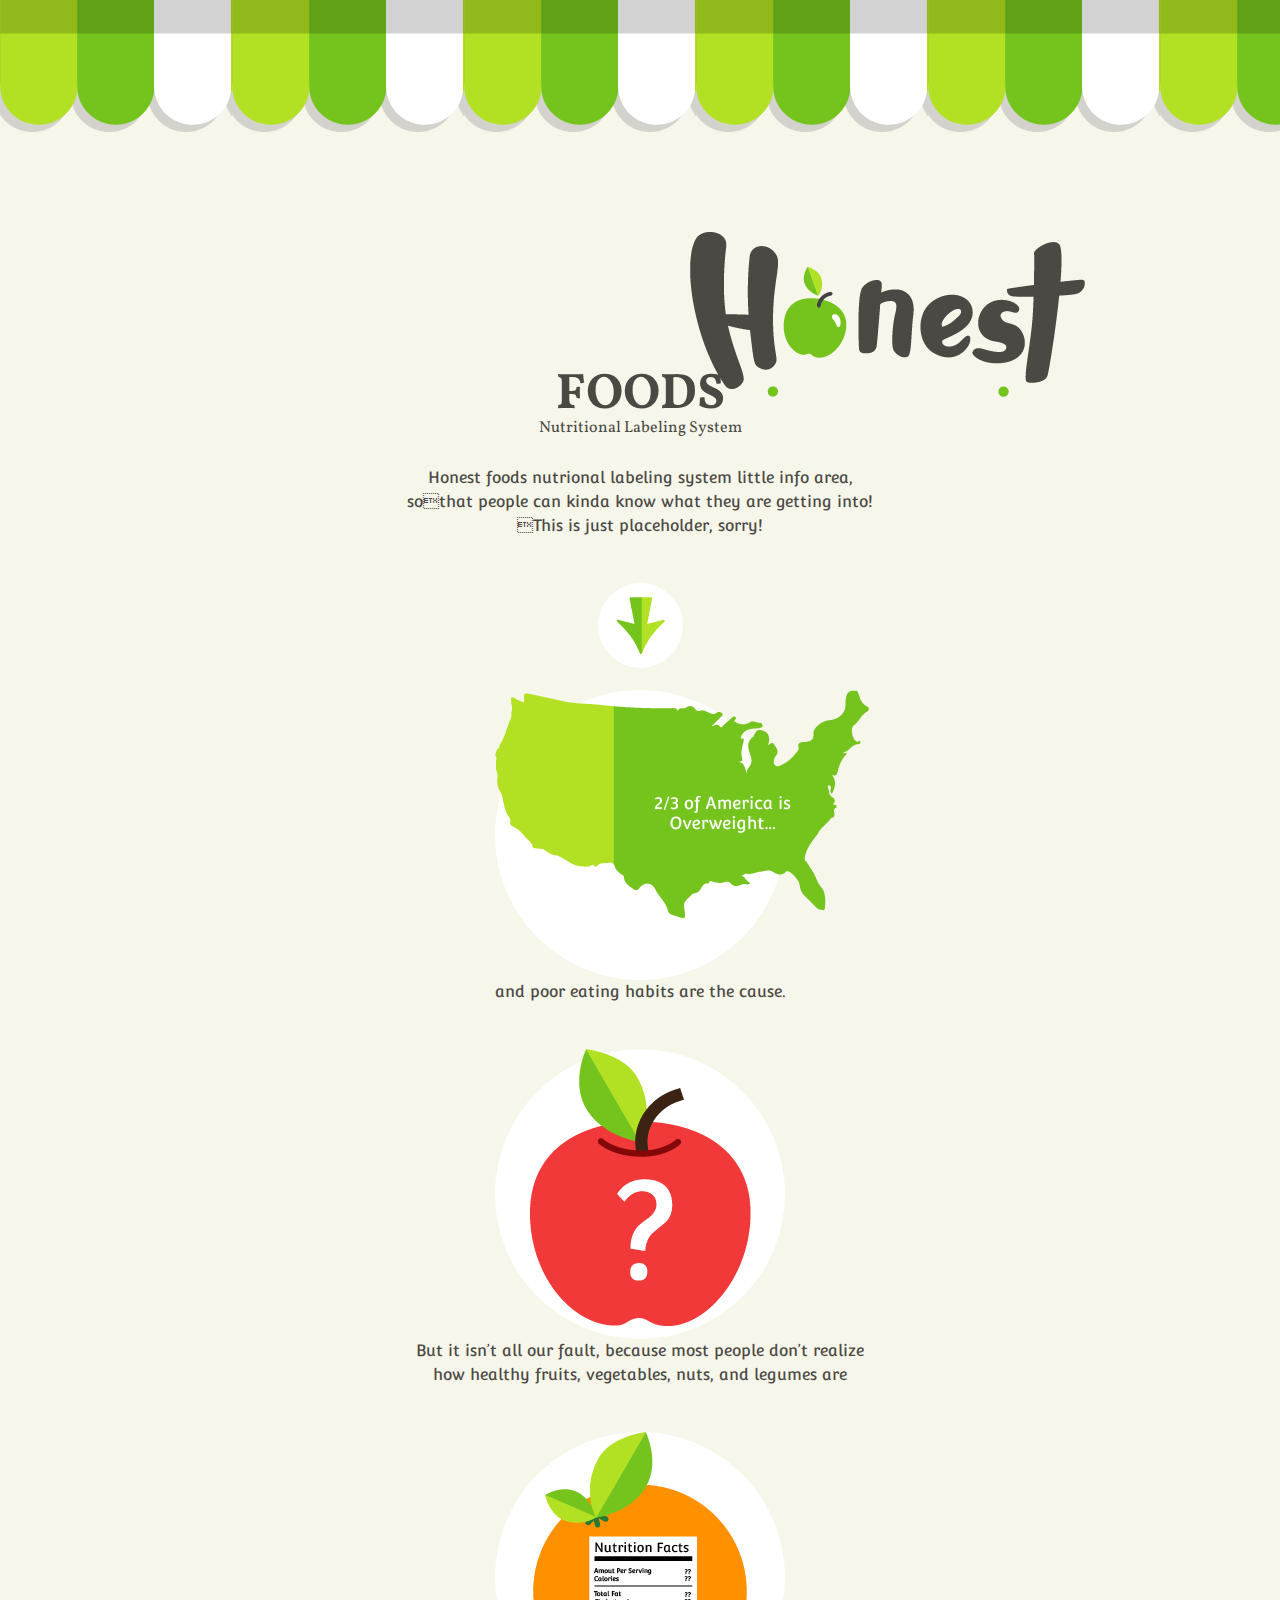
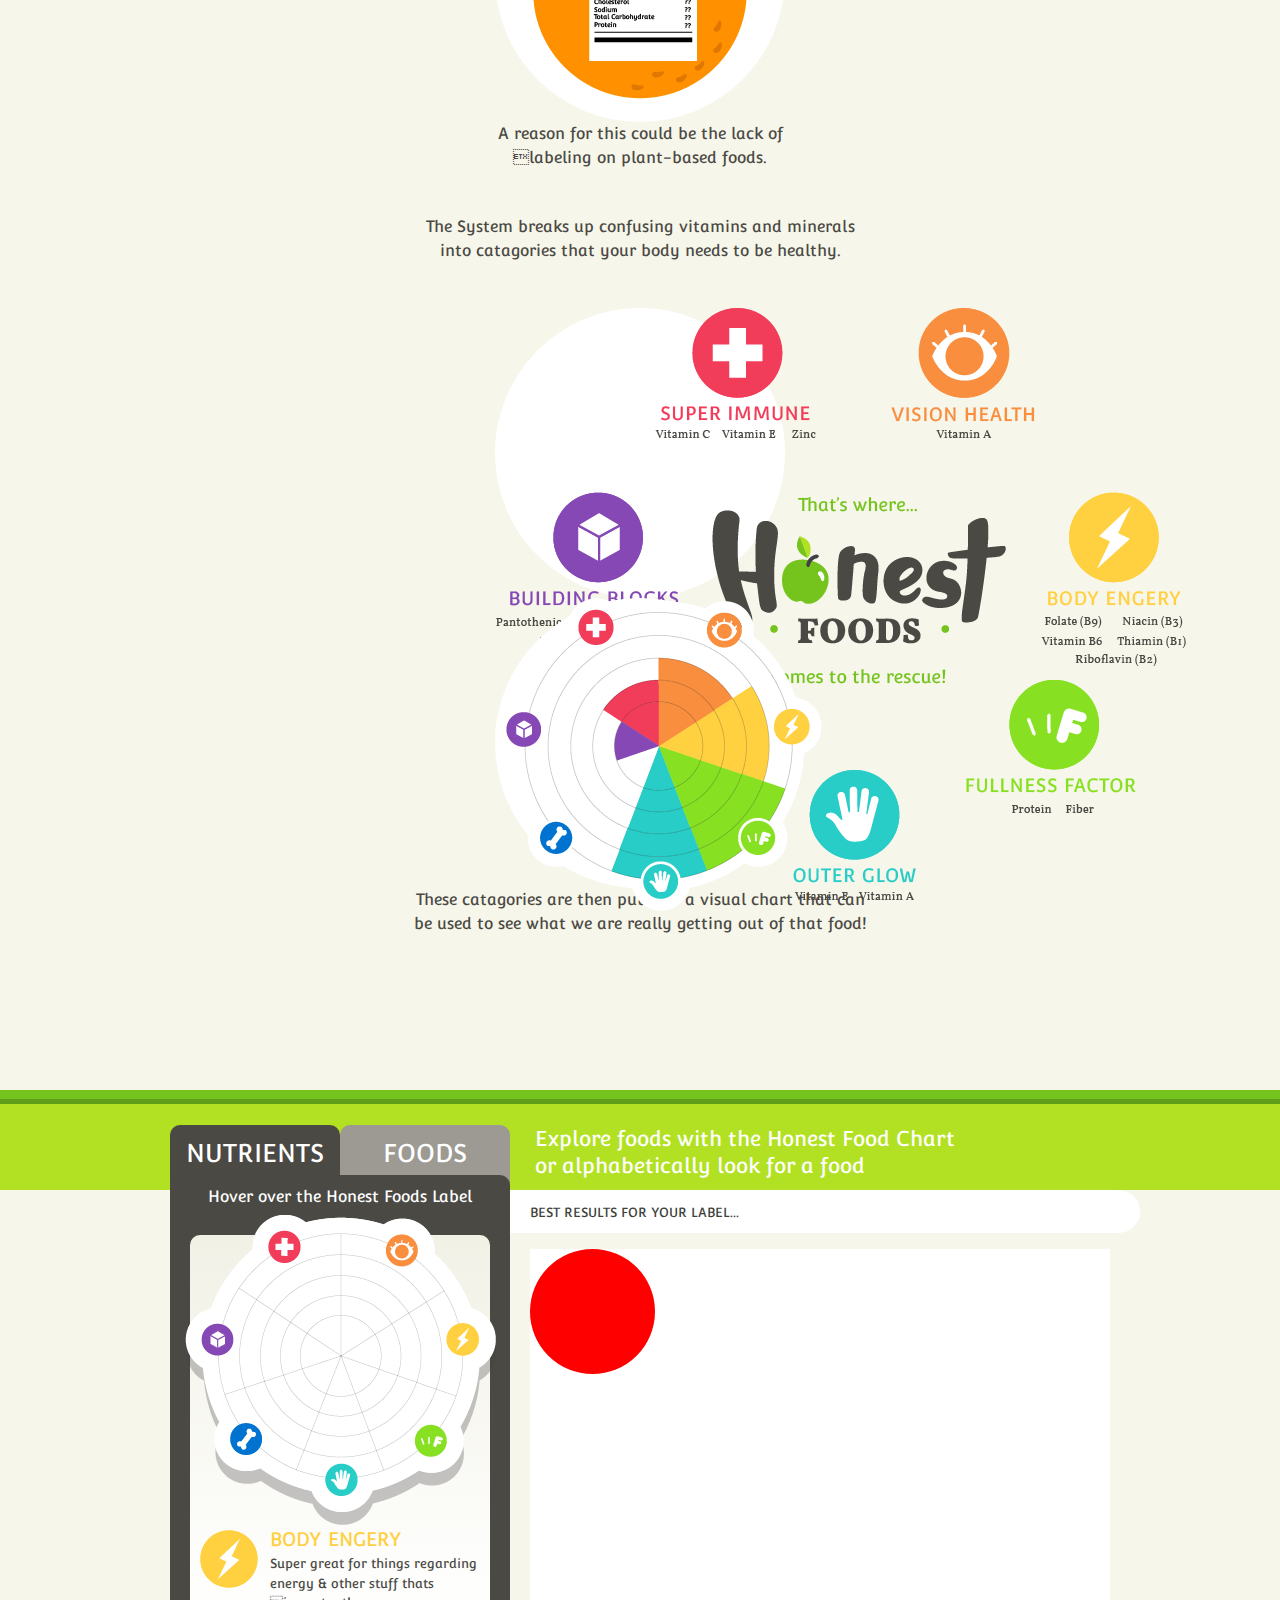
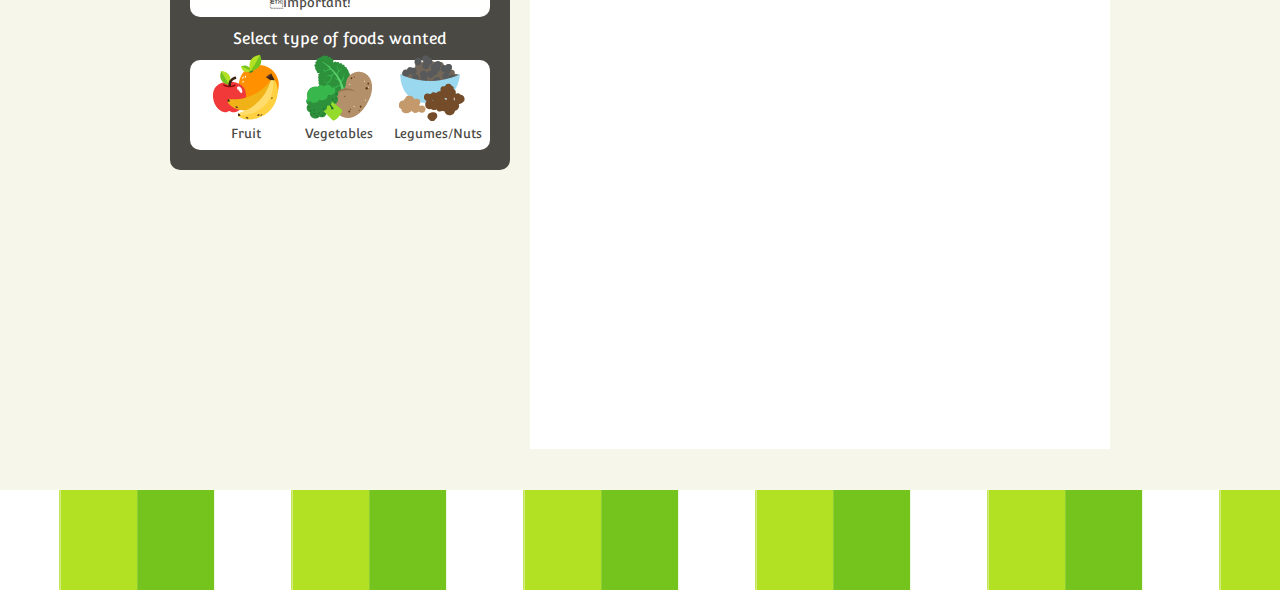
<file: honestfood/index.html>
<!DOCTYPE html>
<html>
<head>
	<title>Honest Foods</title>
	<link href="style.css" rel="stylesheet" type="text/css" />
	
	<link href='http://fonts.googleapis.com/css?family=Vollkorn:400,700' rel='stylesheet' type='text/css'>
	<link href='http://fonts.googleapis.com/css?family=Convergence' rel='stylesheet' type='text/css'>

</head>

<body>


<div id=landing-wrapper>
<div id=top-banner></div>
	<section id=landing-page>		
		<img src='img/logo.png' class=logo alt="logo"/>
		<h1>FOODS</h1>
		<h2>Nutritional Labeling System</h2>
		<p>Honest foods nutrional labeling system little info area, 
			<br>sothat people can kinda know what they are getting into! <br>This is just placeholder, sorry!
		</p>
		
		<div class=circle>
			<img src='img/arrow.png' alt="arrow"/>
		</div>
		
	</section>
</div>



<div id=paralax-wrapper>
	<section id=paralax>
	
		<div id=big-circle>
			<img src='img/map.png' id=map alt="map"/>
		</div>
		
		<p>and poor eating habits are the cause.</p>
		
		<div id=big-circle>
			<img src='img/apple-q.png' id=apple-q alt="apple"/>
		</div>
		
		<p>But it isn&rsquo;t all our fault, because most people don&rsquo;t realize <br> how healthy fruits, vegetables, nuts, and legumes are</p>
		
		<div id=big-circle>
			<img src='img/orange-label.png' id=orange-label alt="orange"/>
		</div>
		
		<p>A reason for this could be the lack of <br>labeling on plant-based foods.</p>
		
		
		<p>The System breaks up confusing vitamins and minerals <br> into catagories that your body needs to be healthy.</p>
		
		<div id=big-circle>
			<img src='img/honest-foods.png' id=honest-foods alt="orange"/>
		</div>
		
		<div id=big-circle>
			<img src='img/full-chart.png' id=honest-foods alt="orange"/>
		</div>
		
		<p>These catagories are then put into a visual chart that can <br> be used to see what we are really getting out of that food!</p>
	
	</section>
</div>


<div id=interactive-wrapper>
<div id=interactive-bar></div>
	<section id=interactive>
		<div>
			<h4>Explore foods with the Honest Food Chart <br>or alphabetically look for a food</h4>
		</div>
		<div id=case-buttons>	
			<div id=n-button>
				<h3>NUTRIENTS</h3>
			</div>
			<div id=f-button>
				<h3>FOODS</h3>
			</div>
		</div>
		<div id=n-case>
			<div id=chart-box>
			<p>Hover over the Honest Foods Label</p>
			<img src='img/empty-chart.png' class=empty-chart alt="chart"/>
			<div id=hover-information-box>
				<div id=n-information>
					<img src='img/cata-yellow.png' alt="fruit"/>
				<div id=n-info-text>	
					<h3>BODY ENGERY</h3>
					<p>Super great for things regarding energy & other stuff thats important!</p>
				</div>
				</div>
			</div>
			
			<p>Select type of foods wanted</p>
			</div>
			<div id=food-box>
				<div id=food-sort>
					<div class=sort-item id=fruit> 
						<img src='img/fruit-sort.png' alt="fruit"/>
						<p>Fruit</p> 
					</div>
					<div class=sort-item id=vege> 
						<img src='img/vege-sort.png' alt="vege"/>
						<p>Vegetables</p>
					</div>
					<div class=sort-item id=nuts>
					<img src='img/nuts-sort.png' alt="nuts"/>
						<p>Legumes/Nuts</p> 
					</div>
				</div>
			</div>
		</div>
		
		<div id=f-case>
			<p>Words</p>
		</div>
		<div id=results-bar>
			<p>BEST RESULTS FOR YOUR LABEL...</p>
		</div>
		
		<div id=results-section>
			<div id=food-result></div>
		</div>
	</section>
</div>


<div id=footer-wrapper>
	<div id=bottom></div>
</div>


</body>
</html>
</file>
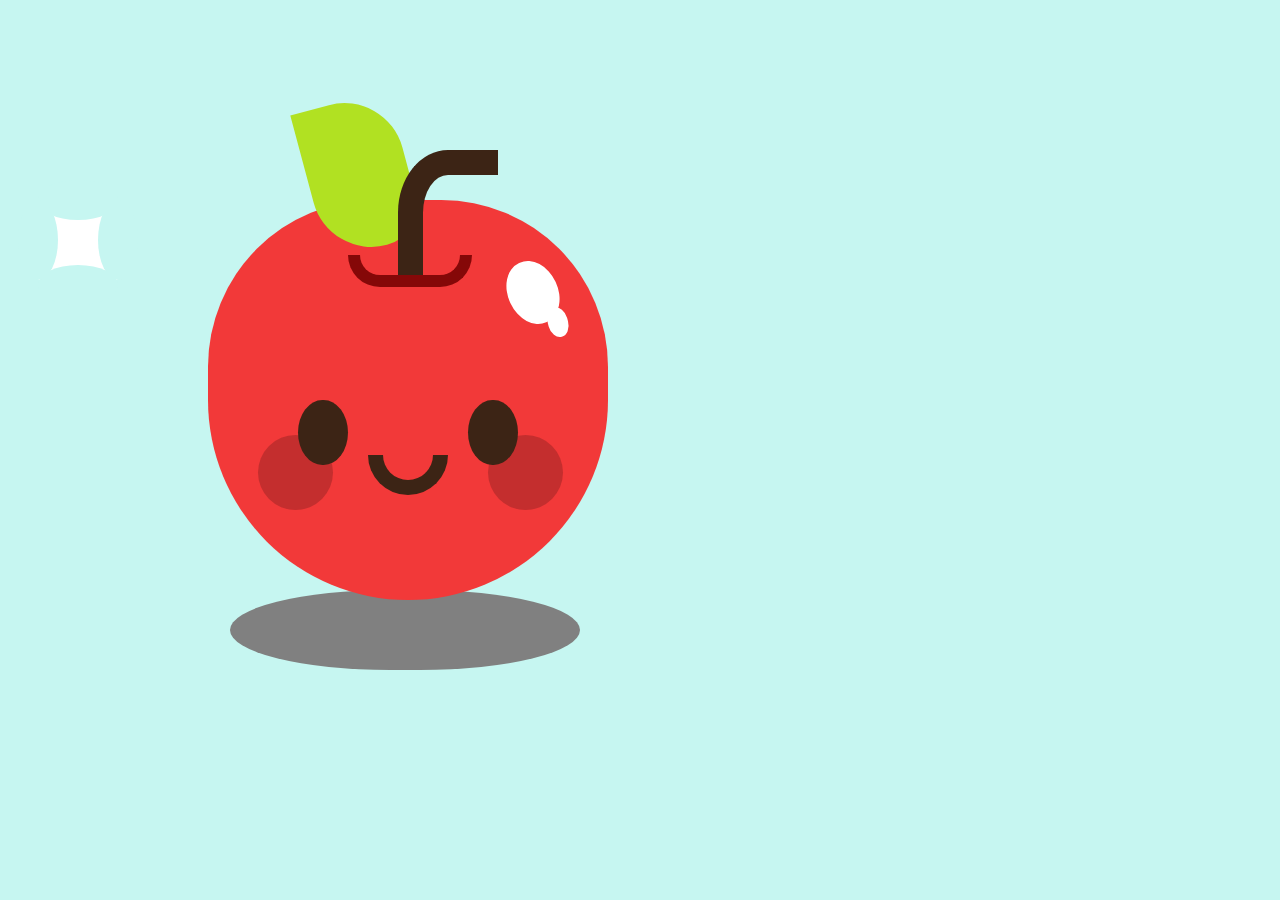
<file: css-shapes/apple.html>
<!DOCTYPE html>
<html>
<body>

<div class='apple'>
	<div class='base'></div>
	<div class='eyes'></div>
	<div class='eyes2'></div>
	<div class="smile"></div>
	<div class='cheeks'></div>
	<div class='cheeks2'></div>
	<div class='stem'></div>
	<div class='stem-shadow'></div>
	<div class='leaf'></div>
	<div class='shine'></div>
</div>


<div class='glit-party'>
	<div class='glit' id='one'>
		<div class='block1'></div>
		<div class='block2'></div>
	</div>	
</div>

<div class='shadow'></div>


<style>

@-webkit-keyframes chk-pulse {
   0% { -webkit-transform: scale(1); opacity:1}
   50%  { -webkit-transform: scale(1.06); opacity:.5 }
   100% {  -webkit-transform: scale(1); opacity:1}
}

@-webkit-keyframes eye-wink {
   0% { -webkit-transform: scale(1,1);}
   5%  { -webkit-transform: scale(1.06,0);}
   10% {  -webkit-transform: scale(1,1);}
   100% {  -webkit-transform: scale(1,1);}
}

@-webkit-keyframes leaf-wave {
   0% { -webkit-transform: rotate(0);}
   20%  { -webkit-transform: rotate(0);}
   25% {  -webkit-transform: rotate(10deg);}
   30% {  -webkit-transform: rotate(0);}
   35% {  -webkit-transform: rotate(10deg);}
   40% {  -webkit-transform: rotate(0);}
   100% {  -webkit-transform: rotate(0);}
}

@-webkit-keyframes glit-ta {
   0% { -webkit-transform: scale(1) rotate(0deg);}
	50% {  -webkit-transform: scale(.8) rotate(360deg);}
   100% {  -webkit-transform: scale(1) rotate(720deg);}
}

@-webkit-keyframes apple-dance {
	0% { -webkit-transform: translate(0,0);}
	50% {  -webkit-transform: translate(0,15px);}
	100% {  -webkit-transform: translate(0,0);}
}

@-webkit-keyframes shadow-move {
	0% { -webkit-transform: scale(.9); opacity:.3}
	50% {  -webkit-transform: scale(1); opacity:.6}
	100% {  -webkit-transform: scale(.9); opacity:.3}
}





body {background-color:#C6F6F1;}


/* #one {
	-webkit-animation: glit-ta 3s infinite linear;
	left:20px;
	top:20px;}
*/


.glit {
	width: 80px; 
	height: 80px; 
	background: white;
	margin: 3px 0 0 30px;}
	
.block1 {
	width: 80px;
	height: 40px;
	top: 180px;
	position:absolute;
	background: #C6F6F1;
	border-radius: 100px / 50px;}
	
.block1:after {
	content:"";
	width: 80px;
	height: 40px;
	top: 40px; left: 40px;
	position:absolute;
	background: #C6F6F1;
	-webkit-transform: rotate(90deg);
	border-radius: 100px / 50px;}

.block2 {
	width: 80px;
	height: 40px;
	top: 265px;
	position:absolute;
	background: #C6F6F1;
	border-radius: 100px / 50px;}
	
.block2:after {
	content:"";
	width: 80px;
	height: 40px;
	top: -45px; left: -40px;
	position:absolute;
	background: #C6F6F1;
	-webkit-transform: rotate(90deg);
	border-radius: 100px / 50px;}

.apple {
	position:relative;
	margin:200px 200px;
	-webkit-animation: apple-dance 3s ease-in-out infinite;}
	
.shadow {
	width: 350px;
	height: 80px;
	background-color: gray;
	-webkit-border-radius: 200px / 50px;
	position:absolute;
	top:590px; left: 230px;
	z-index:-10;
	-webkit-animation: shadow-move 3s ease-in-out infinite;}

.base {
	background-color:#F23939;
	position:absolute;
	border-radius:250px 250px 300px 300px;
	width:400px; height:400px;
	top:0px; left:0px;}
	
.smile {
  position:absolute;
  top: 255px;
  left: 160px;
  width: 50px;
  height: 25px;
  border-radius:0 0 100px 100px;
  border:15px solid #3C2415;
  border-top:none;
}

.eyes {
	background-color:#3C2415;
	position:absolute;
	border-radius:75px / 100px;
	width:50px; height:65px;
	top:200px; left:90px;
	z-index:2;
	-webkit-animation: eye-wink 3s ease-out 0 infinite;}
	
.eyes2 {
	background-color:#3C2415;
	position:absolute;
	border-radius:75px / 100px;
	width:50px; height:65px;
	top:200px; left:260px;
	z-index:2;
	-webkit-animation: eye-wink 3s ease-out 0 infinite;}
	
.cheeks {
	background-color:#C42E2E;
	position:absolute;
	border-radius:100px;
	width:75px; height:75px;
	top:235px; left:50px;
	z-index:1;
	-webkit-animation: chk-pulse 2s ease-in-out 0 infinite;}
	
.cheeks2 {
	background-color:#C42E2E;
	position:absolute;
	border-radius:100px;
	width:75px; height:75px;
	top:235px; left:280px;
	z-index:1;
	-webkit-animation: chk-pulse 2s ease-in-out 0 infinite;}
	
.shine {
	background-color:white;
	position:absolute;
	-webkit-transform:rotate(-25deg);
	border-radius:75px / 100px;
	width:50px; height:65px;
	top:60px; left:300px;
	z-index:10;}
	
.shine:after {
	content:"";
	background-color:white;
	position:absolute;
	-webkit-transform:rotate(10deg);
	border-radius:75px / 100px;
	width:20px; height:30px;
	top:55px; left:25px;
	z-index:10;}

.leaf {
	background-color:#B1E122;
	position:absolute;
	-webkit-transform:rotate(-15deg);
	border-radius:0px 60px 40px 60px;
	width:100px; height:150px;
	top:-100px; left:100px;
	z-index:3;
	-webkit-animation: leaf-wave 2s ease-in-out 0 infinite;}

.stem {
  position:absolute;
  top: -50px;
  left: 190px;
  width: 75px;
  height:75px;
  border-radius: 50% 0% 0% 0%/50% 50% 50% 50%;
  border:25px solid #3C2415;
  border-right:none;
  z-index:4;}
  
.stem:after {
	content:"";
	background-color:#F23939;
	position:absolute;
	width:125px; height:75px;
	top:70px; left:0px;
	z-index:5;}

.stem-shadow {
  position:absolute;
  top: 55px;
  left: 140px;
  width: 100px;
  height: 20px;
  border-radius:0 0 150px 150px;
  border:12px solid #850808;
  border-top:none;
  z-index:9;}
  
  	
</style>










</body>
</html>
</file>
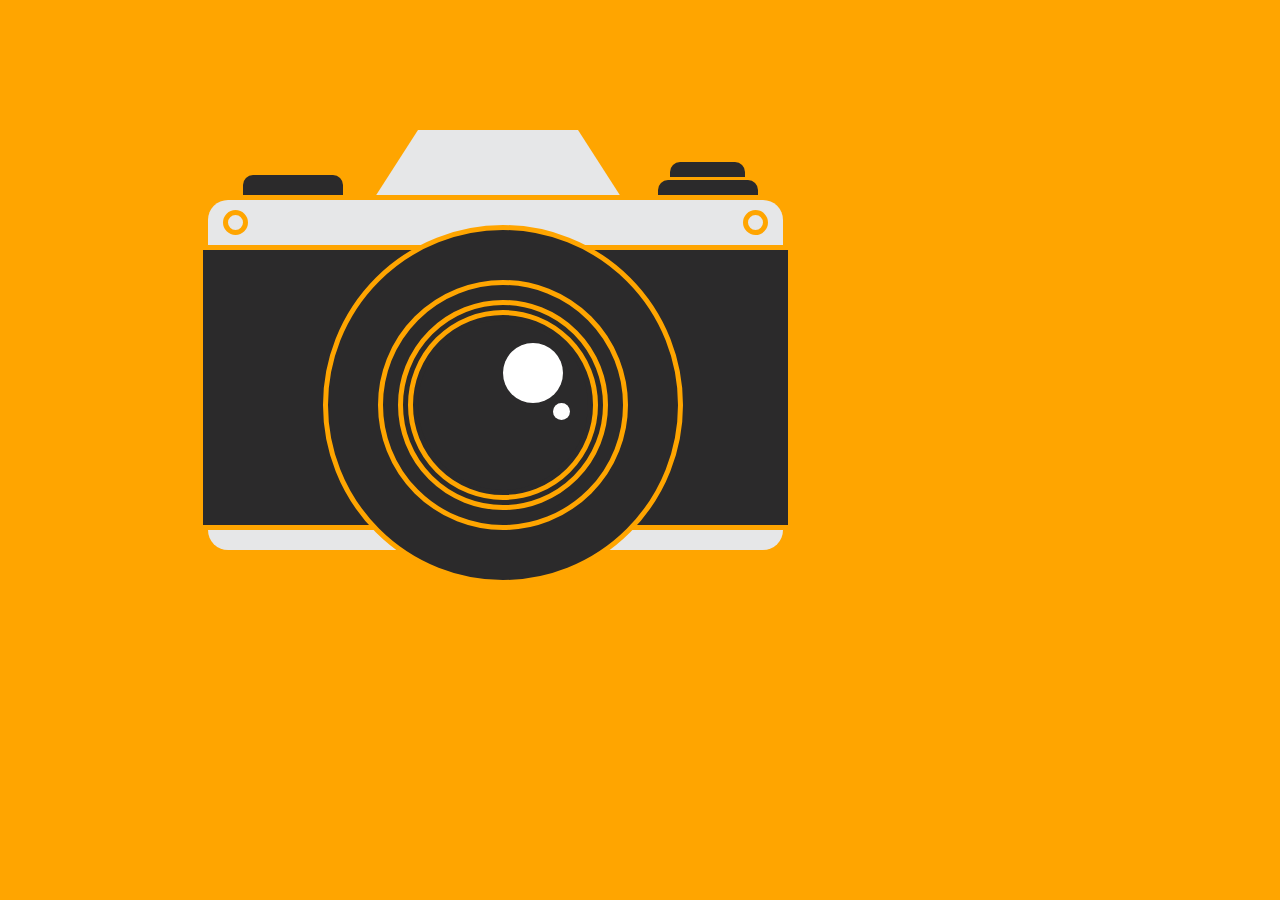
<file: css-shapes/camera.html>
<!DOCTYPE html>
<html>
<body>

<div class='camera'>
	<div class='body'></div>
	<div class='lens1'></div>
	<div class='top'></div>
	<div class='lens1-stroke'></div>
	<div class='lens2'></div>
	<div class='shine'></div>
	<div class='line1'></div>
	<div class='line2'></div>
	<div class='innerlens'></div>
	<div class="topcic"></div>
	<div class="button1"></div>
	<div class="button2"></div>
</div>


<style>

body {background-color:orange;}

.camera {
	position:relative;
	margin:200px 200px;}

.body {
	background-color:#E6E7E8;
	position:absolute;
	border-radius:20px;
	width:575px; height:350px;
	top:0px; left:0px;
	z-index:-1;}
	
.body:after {
	content:"";
	background-color:#2B2A2B;
	position:absolute;
	width:585px; height:275px;
	top:50px; left:-5px;}
	
.topcic {
  position:absolute;
  top: 10px;
  left: 15px;
  width: 15px;
  height: 15px;
  border-radius:200px;
  border:5px solid orange;
  z-index:4;}
  
.topcic:after {
  content:"";
  position:absolute;
  top: -5px;
  left: 515px;
  width: 15px;
  height: 15px;
  border-radius:200px;
  border:5px solid orange;
  z-index:4;}
	
.lens1 {
  position:absolute;
  background-color:orange;
  top: 30px;
  left: 120px;
  width: 250px;
  height: 250px;
  border-radius:300px;
  border:50px solid #2B2A2B;
  z-index:2;}
  
.top {
	border-bottom: 70px solid #E6E7E8;
	border-left: 45px solid transparent;
	border-right: 45px solid transparent;
	height: 0;
	width: 160px;
	position:absolute;
	top:-70px; left:165px;}
	
.lens1-stroke {
  position:absolute;
  background-color:orange;
  top: 25px;
  left: 115px;
  width: 260px;
  height: 260px;
  border-radius:300px;
  border:50px solid orange;
  z-index:1;}
  
.lens2 {
  position:absolute;
  background-color:#2B2A2B;
  top: 85px;
  left: 175px;
  width: 170px;
  height: 170px;
  border-radius:300px;
  border:35px solid #2B2A2B;
  z-index:2;}
  
.shine {
  position:absolute;
  background-color:white;
  top: 143px;
  left: 295px;
  width: 60px;
  height: 60px;
  border-radius:300px;
  z-index:3;}
  
.shine:after {
  content:"";
  position:absolute;
  background-color:white;
  top: 60px;
  left: 50px;
  width: 17px;
  height: 17px;
  border-radius:300px;
  z-index:3;}
  
.line1 {
  position:absolute;
  background-color:orange;
  top: -5px;
  left: 0px;
  width: 600px;
  height: 5px;}
  
.line1:after {
	content:"";
  position:absolute;
  background-color:orange;
  top: 50px;
  left: 0px;
  width: 600px;
  height: 5px;}
  
.line2 {
  position:absolute;
  background-color:orange;
  top: 325px;
  left: -20px;
  width: 600px;
  height: 5px;}
  
.innerlens {
  position:absolute;
  top: 110px;
  left: 200px;
  width: 180px;
  height: 180px;
  border-radius:100px;
  border:5px solid orange;
  z-index:5;}
  
.innerlens:after {
  content:"";
  position:absolute;
  top: -15px;
  left: -15px;
  width: 200px;
  height: 200px;
  border-radius:200px;
  border:5px solid orange;
  z-index:4;}
  
.button1 {
	background-color:#2B2A2B;
	position:absolute;
	border-radius:10px 10px 0 0;
	width:100px; height:20px;
	top:-25px; left:35px;}
	
.button2 {
	background-color:#2B2A2B;
	position:absolute;
	border-radius:10px 10px 0 0;
	width:100px; height:15px;
	top:-20px; left:450px;}
	
.button2:after {
	content:"";
	background-color:#2B2A2B;
	position:absolute;
	border-radius:10px 10px 0 0;
	width:75px; height:15px;
	top:-18px; left:12px;}

	
</style>

</body>
</html>
</file>
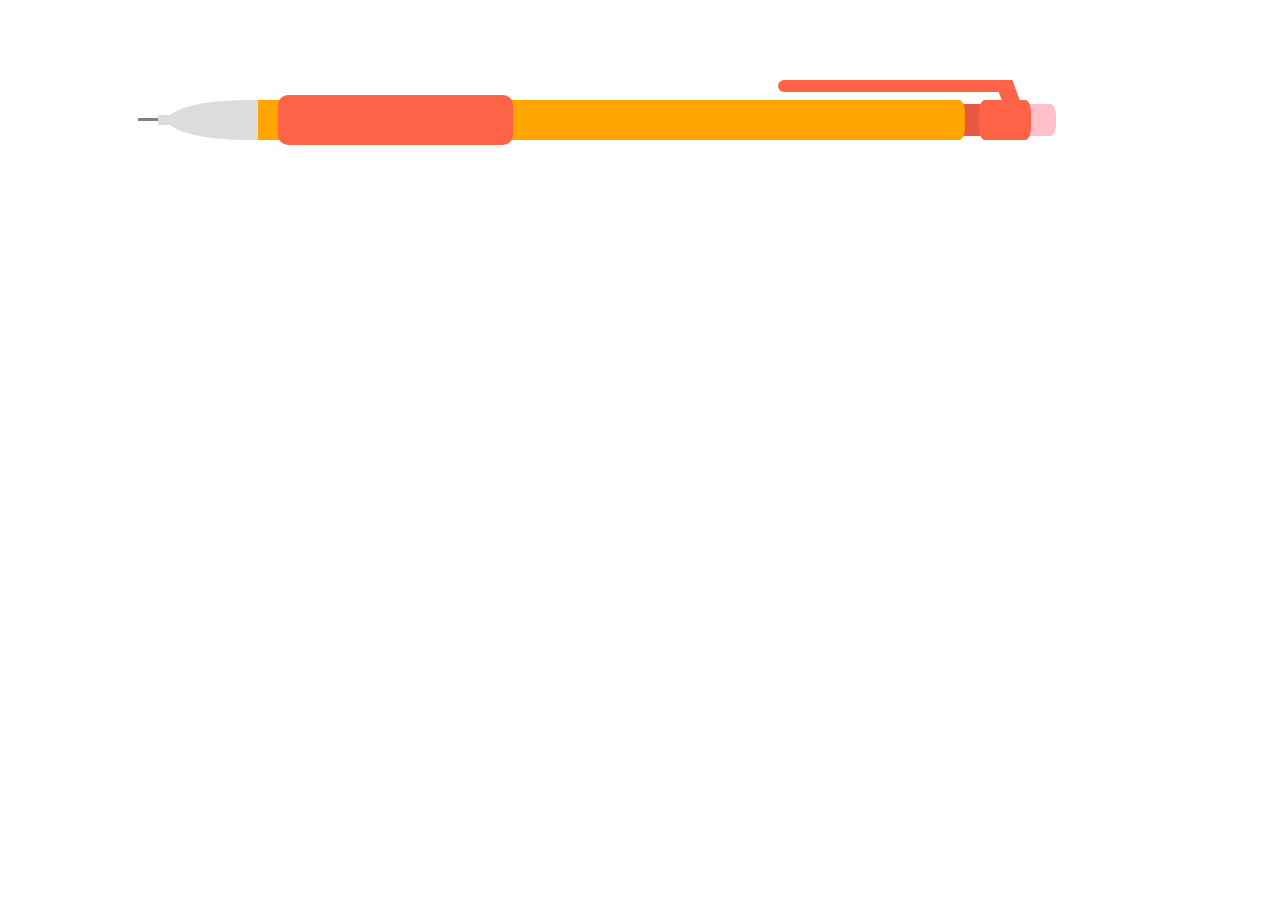
<file: css-shapes/pencil.html>
<!DOCTYPE html>
<html>
<body>


<div class='pencil'>
	<div class='base'></div>
	<div class='grip'></div>
	<div class='lead'></div>
	<div class='oval-end'></div>
	<div class='clip'></div>
	<div class='clip-con'></div>
	<div class='eraser'></div>
	<div class='con-piece'></div>
	<div class='clip-piece'></div>
</div>


<style>


@-webkit-keyframes er-push {
   0% { -webkit-transform: translate(0,0); }
   5%  { -webkit-transform: translate(-15px,0); }
   10% {  -webkit-transform: translate(0,0);}
   100% {  -webkit-transform: translate(0,0); }
}

@-webkit-keyframes lead-push {
   0% { -webkit-transform: translate(0,0); }
   10%  { -webkit-transform: translate(0,0); }
   50% { -webkit-transform: translate(-200px,0); }
   100% {  -webkit-transform: translate(0,0); }
}





.pencil {
	position:relative;
	margin:100px 250px;
	-webkit-transform:rotate(0deg);}
	
.lead {
	background-color:gray;
	position:absolute;
	width:235px; height:3px;
	top:18px; left:-120px;
	z-index:-2;
	-webkit-animation: lead-push 1s ease-out 0 infinite;}

.eraser {
	background-color:pink;
	position:absolute;
	width:25px; height:32px;
	top:4px; left:766px;
	-webkit-animation: er-push 1s ease-out 0 infinite;}

.eraser:after {
	content:"";
	background-color:pink;
	position:absolute;
	border-radius:50px / 100px;
	width:12px; height:32px;
	top:0px; left:20px;}

.base {
	background-color:orange;
	position:absolute;
	width:700px; height:40px;
	top:0px; left:0px;
	z-index:1;}

.base:after {
	content:"";
	background-color:orange;
	position:absolute;
	border-radius:50px / 100px;
	width:12px; height:40px;
	top:0px; left:695px;}
	
.grip {
	background-color:tomato;
	position:absolute;
	border-radius:10px;
	width:235px; height:50px;
	top:-5px; left:20px;
	z-index:2;}
	
.oval-end {
	background-color:gainsboro;
	position:absolute;
	border-radius:200px / 50px;
	width:173px; height:40px;
	top:0px; left:-90px;
	z-index:-1;}

.oval-end:before {
	content:"";
	background-color:gainsboro;
	position:absolute;
	width:16px; height:10px;
	top:15px; left:-10px;}	
	
.clip {
	background-color:tomato;
	position:absolute;
	border-radius:10px;
	width:236px; height:12px;
	top:-20px; left:520px;
	z-index:2;}

.clip-con {
	background-color:tomato;
	position:absolute;
	width: 18px; height: 20px;
	-webkit-transform: skew(20deg);
	top:-20px; left:740px;}
	
.con-piece {
	background-color:#E65940;
	position:absolute;
	width:26px; height:32px;
	top:4px; left:700px;}
	
.clip-piece {
	background-color:tomato;
	position:absolute;
	width:40px; height:40px;
	top:0px; left:726px;}
	
.clip-piece:after {
	content:"";
	background-color:tomato;
	position:absolute;
	border-radius:50px / 100px;
	width:12px; height:40px;
	top:0px; left:35px;}
	
.clip-piece:before {
	content:"";
	background-color:tomato;
	position:absolute;
	border-radius:50px / 100px;
	width:12px; height:40px;
	top:0px; left:-5px;}

</style>

</body>
</html>
</file>
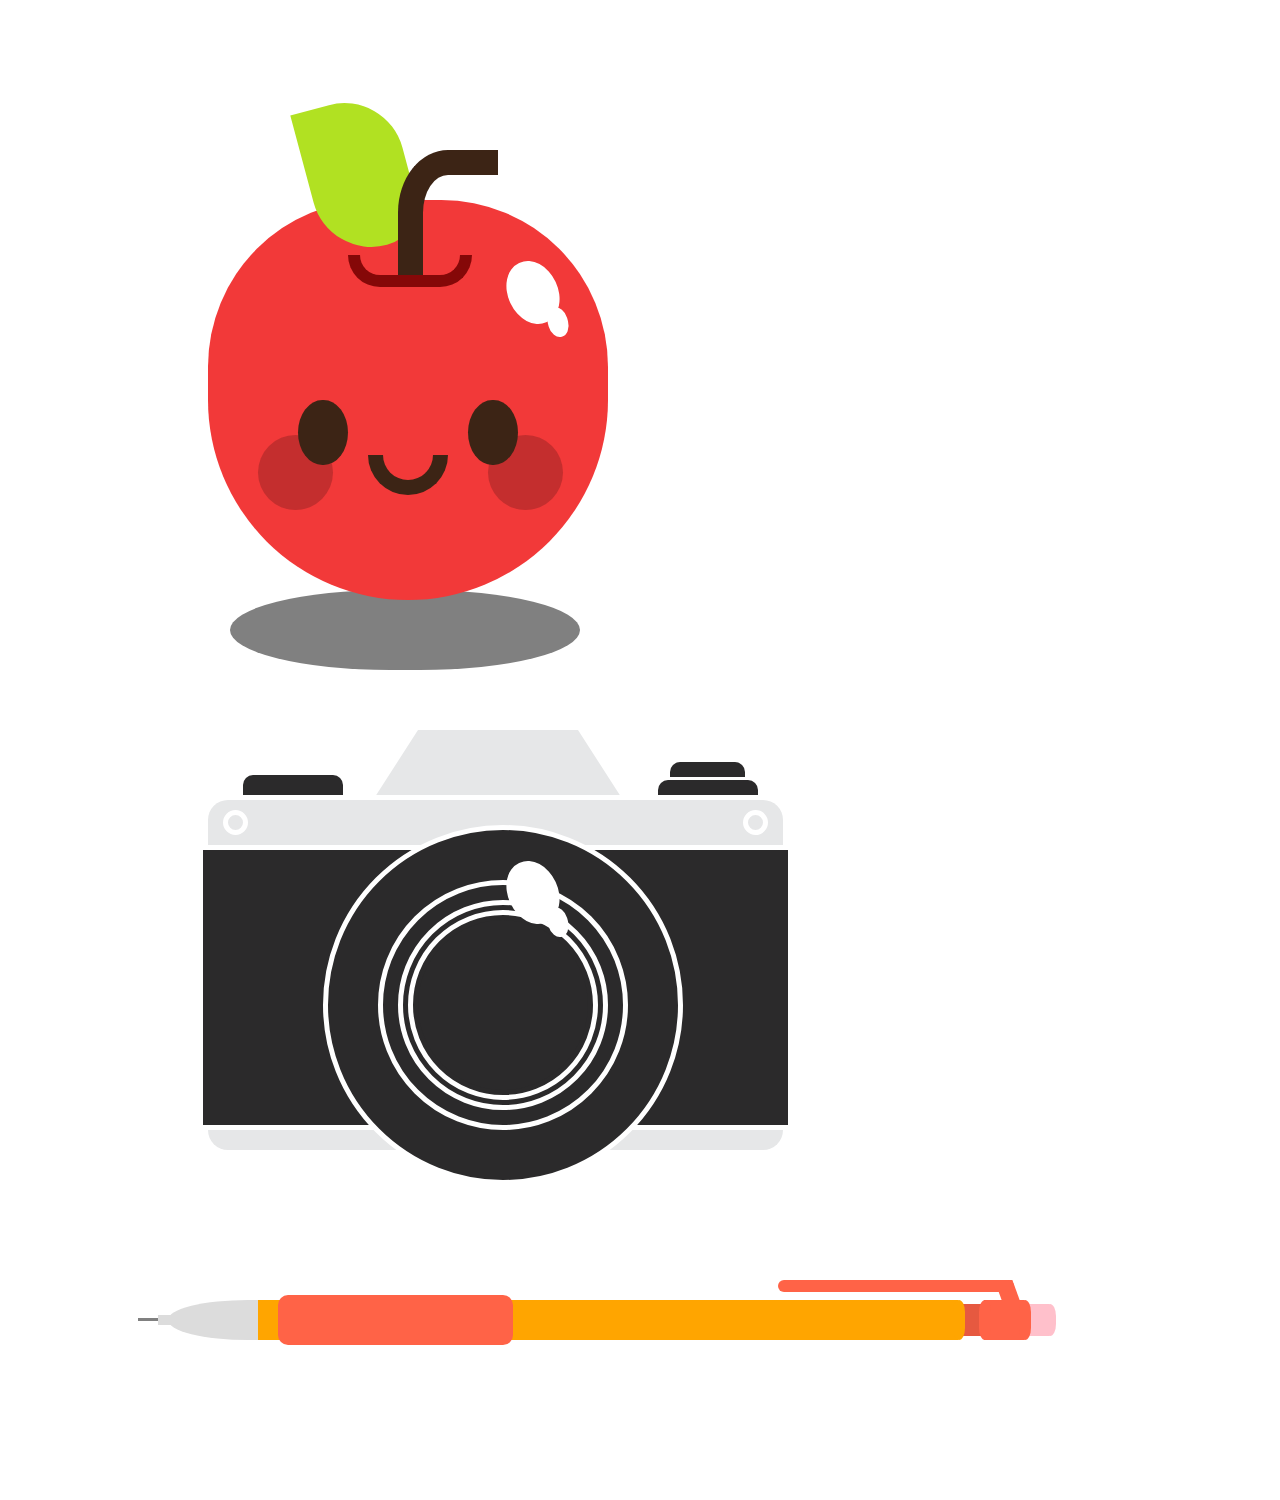
<file: css-shapes/shapes.html>
<!DOCTYPE html>
<html>
<body>

<!-- 001 PENCIL DIV________________________________________________ -->

<div class='pencil-box'>
<div class='pencil'>
	<div class='pen-base'></div>
	<div class='grip'></div>
	<div class='lead'></div>
	<div class='oval-end'></div>
	<div class='clip'></div>
	<div class='clip-con'></div>
	<div class='eraser'></div>
	<div class='con-piece'></div>
	<div class='clip-piece'></div>
</div>
</div>

<!--002 CAMERA DIV________________________________________________ -->

<div class='camera-box'>
<div class='camera'>
	<div class='body'></div>
	<div class='lens1'></div>
	<div class='top'></div>
	<div class='lens1-stroke'></div>
	<div class='lens2'></div>
	<div class='shine'></div>
	<div class='line1'></div>
	<div class='line2'></div>
	<div class='innerlens'></div>
	<div class="topcic"></div>
	<div class="button1"></div>
	<div class="button2"></div>
</div>
</div>


<!--003 APPLE DIV________________________________________________ -->
<div class='apple-box'>
<div class='apple'>
	<div class='base'></div>
	<div class='eyes'></div>
	<div class='eyes2'></div>
	<div class="smile"></div>
	<div class='cheeks'></div>
	<div class='cheeks2'></div>
	<div class='stem'></div>
	<div class='stem-shadow'></div>
	<div class='leaf'></div>
	<div class='shine'></div>
</div>

<div class='shadow'></div>
</div>

<style>

/* 001 PENCIL ------------------------------------------------ */

.pencil-box{
	position:absolute;
	top:1000px;
	padding:200px 0;}

@-webkit-keyframes er-push {
   0% { -webkit-transform: translate(0,0); }
   5%  { -webkit-transform: translate(-15px,0); }
   10% {  -webkit-transform: translate(0,0);}
   100% {  -webkit-transform: translate(0,0); }
}

@-webkit-keyframes lead-push {
   0% { -webkit-transform: translate(0,0); }
   10%  { -webkit-transform: translate(0,0); }
   50% { -webkit-transform: translate(-200px,0); }
   100% {  -webkit-transform: translate(0,0); }
}

.pencil {
	position:relative;
	margin:100px 250px;
	-webkit-transform:rotate(0deg);}
	
.lead {
	background-color:gray;
	position:absolute;
	width:235px; height:3px;
	top:18px; left:-120px;
	z-index:-2;
	-webkit-animation: lead-push 1s ease-out 0 infinite;}

.eraser {
	background-color:pink;
	position:absolute;
	width:25px; height:32px;
	top:4px; left:766px;
	-webkit-animation: er-push 1s ease-out 0 infinite;}

.eraser:after {
	content:"";
	background-color:pink;
	position:absolute;
	border-radius:50px / 100px;
	width:12px; height:32px;
	top:0px; left:20px;}

.pen-base {
	background-color:orange;
	position:absolute;
	width:700px; height:40px;
	top:0px; left:0px;
	z-index:1;}

.pen-base:after {
	content:"";
	background-color:orange;
	position:absolute;
	border-radius:50px / 100px;
	width:12px; height:40px;
	top:0px; left:695px;}
	
.grip {
	background-color:tomato;
	position:absolute;
	border-radius:10px;
	width:235px; height:50px;
	top:-5px; left:20px;
	z-index:2;}
	
.oval-end {
	background-color:gainsboro;
	position:absolute;
	border-radius:200px / 50px;
	width:173px; height:40px;
	top:0px; left:-90px;
	z-index:-1;}

.oval-end:before {
	content:"";
	background-color:gainsboro;
	position:absolute;
	width:16px; height:10px;
	top:15px; left:-10px;}	
	
.clip {
	background-color:tomato;
	position:absolute;
	border-radius:10px;
	width:236px; height:12px;
	top:-20px; left:520px;
	z-index:2;}

.clip-con {
	background-color:tomato;
	position:absolute;
	width: 18px; height: 20px;
	-webkit-transform: skew(20deg);
	top:-20px; left:740px;}
	
.con-piece {
	background-color:#E65940;
	position:absolute;
	width:26px; height:32px;
	top:4px; left:700px;}
	
.clip-piece {
	background-color:tomato;
	position:absolute;
	width:40px; height:40px;
	top:0px; left:726px;}
	
.clip-piece:after {
	content:"";
	background-color:tomato;
	position:absolute;
	border-radius:50px / 100px;
	width:12px; height:40px;
	top:0px; left:35px;}
	
.clip-piece:before {
	content:"";
	background-color:tomato;
	position:absolute;
	border-radius:50px / 100px;
	width:12px; height:40px;
	top:0px; left:-5px;}

/* 002 CAMERA ------------------------------------------------ */

.camera-box{
	position:absolute;
	top:400px;
	padding:200px 0;}

.camera {
	position:relative;
	margin:200px 200px;}

.body {
	background-color:#E6E7E8;
	position:absolute;
	border-radius:20px;
	width:575px; height:350px;
	top:0px; left:0px;
	z-index:-1;}
	
.body:after {
	content:"";
	background-color:#2B2A2B;
	position:absolute;
	width:585px; height:275px;
	top:50px; left:-5px;}
	
.topcic {
  position:absolute;
  top: 10px;
  left: 15px;
  width: 15px;
  height: 15px;
  border-radius:200px;
  border:5px solid white;
  z-index:4;}
  
.topcic:after {
  content:"";
  position:absolute;
  top: -5px;
  left: 515px;
  width: 15px;
  height: 15px;
  border-radius:200px;
  border:5px solid white;
  z-index:4;}
	
.lens1 {
  position:absolute;
  background-color:white;
  top: 30px;
  left: 120px;
  width: 250px;
  height: 250px;
  border-radius:300px;
  border:50px solid #2B2A2B;
  z-index:2;}
  
.top {
	border-bottom: 70px solid #E6E7E8;
	border-left: 45px solid transparent;
	border-right: 45px solid transparent;
	height: 0;
	width: 160px;
	position:absolute;
	top:-70px; left:165px;}
	
.lens1-stroke {
  position:absolute;
  background-color:white;
  top: 25px;
  left: 115px;
  width: 260px;
  height: 260px;
  border-radius:300px;
  border:50px solid white;
  z-index:1;}
  
.lens2 {
  position:absolute;
  background-color:#2B2A2B;
  top: 85px;
  left: 175px;
  width: 170px;
  height: 170px;
  border-radius:300px;
  border:35px solid #2B2A2B;
  z-index:2;}
  
.shine {
  position:absolute;
  background-color:white;
  top: 143px;
  left: 295px;
  width: 60px;
  height: 60px;
  border-radius:300px;
  z-index:3;}
  
.shine:after {
  content:"";
  position:absolute;
  background-color:white;
  top: 60px;
  left: 50px;
  width: 17px;
  height: 17px;
  border-radius:300px;
  z-index:3;}
  
.line1 {
  position:absolute;
  background-color:white;
  top: -5px;
  left: 0px;
  width: 600px;
  height: 5px;}
  
.line1:after {
	content:"";
  position:absolute;
  background-color:white;
  top: 50px;
  left: 0px;
  width: 600px;
  height: 5px;}
  
.line2 {
  position:absolute;
  background-color:white;
  top: 325px;
  left: -20px;
  width: 600px;
  height: 5px;}
  
.innerlens {
  position:absolute;
  top: 110px;
  left: 200px;
  width: 180px;
  height: 180px;
  border-radius:100px;
  border:5px solid white;
  z-index:5;}
  
.innerlens:after {
  content:"";
  position:absolute;
  top: -15px;
  left: -15px;
  width: 200px;
  height: 200px;
  border-radius:200px;
  border:5px solid white;
  z-index:4;}
  
.button1 {
	background-color:#2B2A2B;
	position:absolute;
	border-radius:10px 10px 0 0;
	width:100px; height:20px;
	top:-25px; left:35px;}
	
.button2 {
	background-color:#2B2A2B;
	position:absolute;
	border-radius:10px 10px 0 0;
	width:100px; height:15px;
	top:-20px; left:450px;}
	
.button2:after {
	content:"";
	background-color:#2B2A2B;
	position:absolute;
	border-radius:10px 10px 0 0;
	width:75px; height:15px;
	top:-18px; left:12px;}


/* 003 APPLE ------------------------------------------------- */


@-webkit-keyframes chk-pulse {
   0% { -webkit-transform: scale(1); opacity:1}
   50%  { -webkit-transform: scale(1.06); opacity:.5 }
   100% {  -webkit-transform: scale(1); opacity:1}
}

@-webkit-keyframes eye-wink {
   0% { -webkit-transform: scale(1,1);}
   5%  { -webkit-transform: scale(1.06,0);}
   10% {  -webkit-transform: scale(1,1);}
   100% {  -webkit-transform: scale(1,1);}
}

@-webkit-keyframes leaf-wave {
   0% { -webkit-transform: rotate(0);}
   20%  { -webkit-transform: rotate(0);}
   25% {  -webkit-transform: rotate(10deg);}
   30% {  -webkit-transform: rotate(0);}
   35% {  -webkit-transform: rotate(10deg);}
   40% {  -webkit-transform: rotate(0);}
   100% {  -webkit-transform: rotate(0);}
}

@-webkit-keyframes glit-ta {
   0% { -webkit-transform: scale(1) rotate(0deg);}
	50% {  -webkit-transform: scale(.8) rotate(360deg);}
   100% {  -webkit-transform: scale(1) rotate(720deg);}
}

@-webkit-keyframes apple-dance {
	0% { -webkit-transform: translate(0,0);}
	50% {  -webkit-transform: translate(0,15px);}
	100% {  -webkit-transform: translate(0,0);}
}

@-webkit-keyframes shadow-move {
	0% { -webkit-transform: scale(.9); opacity:.3}
	50% {  -webkit-transform: scale(1); opacity:.6}
	100% {  -webkit-transform: scale(.9); opacity:.3}
}


.glit {
	width: 80px; 
	height: 80px; 
	background: white;
	margin: 3px 0 0 30px;}
	
.block1 {
	width: 80px;
	height: 40px;
	top: 180px;
	position:absolute;
	background: #C6F6F1;
	border-radius: 100px / 50px;}
	
.block1:after {
	content:"";
	width: 80px;
	height: 40px;
	top: 40px; left: 40px;
	position:absolute;
	background: #C6F6F1;
	-webkit-transform: rotate(90deg);
	border-radius: 100px / 50px;}

.block2 {
	width: 80px;
	height: 40px;
	top: 265px;
	position:absolute;
	background: #C6F6F1;
	border-radius: 100px / 50px;}
	
.block2:after {
	content:"";
	width: 80px;
	height: 40px;
	top: -45px; left: -40px;
	position:absolute;
	background: #C6F6F1;
	-webkit-transform: rotate(90deg);
	border-radius: 100px / 50px;}

.apple {
	position:relative;
	margin:200px 200px;
	-webkit-animation: apple-dance 3s ease-in-out infinite;}
	
.shadow {
	width: 350px;
	height: 80px;
	background-color: gray;
	-webkit-border-radius: 200px / 50px;
	position:absolute;
	top:590px; left: 230px;
	z-index:-10;
	-webkit-animation: shadow-move 3s ease-in-out infinite;}

.base {
	background-color:#F23939;
	position:absolute;
	border-radius:250px 250px 300px 300px;
	width:400px; height:400px;
	top:0px; left:0px;}
	
.smile {
  position:absolute;
  top: 255px;
  left: 160px;
  width: 50px;
  height: 25px;
  border-radius:0 0 100px 100px;
  border:15px solid #3C2415;
  border-top:none;
}

.eyes {
	background-color:#3C2415;
	position:absolute;
	border-radius:75px / 100px;
	width:50px; height:65px;
	top:200px; left:90px;
	z-index:2;
	-webkit-animation: eye-wink 3s ease-out 0 infinite;}
	
.eyes2 {
	background-color:#3C2415;
	position:absolute;
	border-radius:75px / 100px;
	width:50px; height:65px;
	top:200px; left:260px;
	z-index:2;
	-webkit-animation: eye-wink 3s ease-out 0 infinite;}
	
.cheeks {
	background-color:#C42E2E;
	position:absolute;
	border-radius:100px;
	width:75px; height:75px;
	top:235px; left:50px;
	z-index:1;
	-webkit-animation: chk-pulse 2s ease-in-out 0 infinite;}
	
.cheeks2 {
	background-color:#C42E2E;
	position:absolute;
	border-radius:100px;
	width:75px; height:75px;
	top:235px; left:280px;
	z-index:1;
	-webkit-animation: chk-pulse 2s ease-in-out 0 infinite;}
	
.shine {
	background-color:white;
	position:absolute;
	-webkit-transform:rotate(-25deg);
	border-radius:75px / 100px;
	width:50px; height:65px;
	top:60px; left:300px;
	z-index:10;}
	
.shine:after {
	content:"";
	background-color:white;
	position:absolute;
	-webkit-transform:rotate(10deg);
	border-radius:75px / 100px;
	width:20px; height:30px;
	top:55px; left:25px;
	z-index:10;}

.leaf {
	background-color:#B1E122;
	position:absolute;
	-webkit-transform:rotate(-15deg);
	border-radius:0px 60px 40px 60px;
	width:100px; height:150px;
	top:-100px; left:100px;
	z-index:3;
	-webkit-animation: leaf-wave 2s ease-in-out 0 infinite;}

.stem {
  position:absolute;
  top: -50px;
  left: 190px;
  width: 75px;
  height:75px;
  border-radius: 50% 0% 0% 0%/50% 50% 50% 50%;
  border:25px solid #3C2415;
  border-right:none;
  z-index:4;}
  
.stem:after {
	content:"";
	background-color:#F23939;
	position:absolute;
	width:125px; height:75px;
	top:70px; left:0px;
	z-index:5;}

.stem-shadow {
  position:absolute;
  top: 55px;
  left: 140px;
  width: 100px;
  height: 20px;
  border-radius:0 0 150px 150px;
  border:12px solid #850808;
  border-top:none;
  z-index:9;}
  


</style>


</body>
</html>
</file>
<file: honestfood/style.css>
/* --------------------------------- START RESET ----- */

/* http://meyerweb.com/eric/tools/css/reset/ 
   v2.0 | 20110126
   License: none (public domain)
*/

html, body, div, span, applet, object, iframe,
h1, h2, h3, h4, h5, h6, p, blockquote, pre,
a, abbr, acronym, address, big, cite, code,
del, dfn, em, img, ins, kbd, q, s, samp,
small, strike, strong, sub, sup, tt, var,
b, u, i, center,
dl, dt, dd, ol, ul, li,
fieldset, form, label, legend,
table, caption, tbody, tfoot, thead, tr, th, td,
article, aside, canvas, details, embed, 
figure, figcaption, footer, header, hgroup, 
menu, nav, output, ruby, section, summary,
time, mark, audio, video {
	margin: 0;
	padding: 0;
	border: 0;
	font-size: 100%;
	font: inherit;
	vertical-align: baseline;
}
/* HTML5 display-role reset for older browsers */
article, aside, details, figcaption, figure, 
footer, header, hgroup, menu, nav, section {
	display: block;
}
body {
	line-height: 1;
}
ol, ul {
	list-style: none;
}
blockquote, q {
	quotes: none;
}
blockquote:before, blockquote:after,
q:before, q:after {
	content: '';
	content: none;
}
table {
	border-collapse: collapse;
	border-spacing: 0;
}

/* --------------------------------- END RESET ----- */

body {
	background-color: #F7F6EB;
	color:#4A4944;
	}

#top-banner {
	background: url(img/banner.png) repeat-x;
	height:132px;
	}

#landing-wrapper {
	width:100%; height:690px;
	position:relative;
	}

#landing-page {
	max-width:500px;
	height:auto;
	margin:0 auto;
	text-align:center;
	margin-top:100px;}

#landing-page .logo {
	position:absolute;
	padding-left:50px;}

h1 {
	padding-top:138px;
	font-family:vollkorn;
	font-weight:700;
	font-size:50px;
	}

h2 {
	padding-bottom:30px;
	font-family:vollkorn;
	font-weight:400;
	font-size:16px;
	}

p {
	font-family:convergence;
	font-size:16px;
	line-height: 1.5;}
	
#landing-page p {
	padding-bottom:45px;}
	
.circle {
	background-color:white;
	width:85px; height:85px;
	-webkit-border-radius: 50px;
	position:relative;
	display:block;
	margin:0 auto;}

.circle img {
	position:relative;
	padding-top:14px;
	}


/* -----------------END LANDING PAGE---- */

/* -----------------START PARALAX---- */


#paralax-wrapper {
	width:100%; height:2000px;
	position:relative;
	text-align:center;
	}
	
#paralax p {
	padding-bottom:45px;}
	
#big-circle {
	position:relative;
	display:block;
	margin:0 auto;
	width:290px; height:290px;
	-webkit-border-radius: 290px;
	background-color: white;
	}
	
#big-cicle #map {
	position:absolute;
	top:20px;
	left:-200px;}


/* -----------------END PARALAX---- */

/* -----------------START INTERACTIVE CHART---- */


#interactive-wrapper {
	width:100%; height:1000px;
	position:relative;
	}
	
#interactive-wrapper p {
	color:white;
	}

h3 {color:white;
	}
	
#interactive-bar {
	background: url(img/interactive-bar.png) repeat-x;
	height:100px;}

#interactive {
	max-width:500px;
	height:auto;
	margin:0 auto;
	text-align:center;
	position:relative;
	top:-65px;
	left:-220px;}

#case-buttons {
	position:absolute;
	width:340px; height:67px;}
	
h3 {
	margin-top:16px;
	font-family:convergence;
	font-size:25px;}
	
div h4 {
	position:absolute;
	color:white;
	font-family:convergence;
	font-size:21px;
	text-align:left;
	top:0px; left:365px;
	line-height:1.3;
	width:500px;}
	
#n-button {
	width:170px; height:67px;
	-webkit-border-radius: 10px;
	background-color:#4A4944;
	float:left;}
	
#f-button {
	width:170px; height:67px;
	-webkit-border-radius: 10px;
	background-color:#9C9A92;
	float:left;}
	
#n-case {
	margin-top:50px;
	position:absolute;
	width:340px; height:595px;
	-webkit-border-radius: 10px;
	background-color:#4A4944;
	}
	
#chart-box p {
	color:white;
	margin-top:10px;
	margin-bottom:418px;}
	
#n-case .empty-chart {
	position:absolute;
	z-index:3;
	top:40px; left:15px;
	}
	
#hover-information-box {
	width:300px; height:382px;
	-webkit-border-radius: 10px;
	
	background: -moz-linear-gradient(top, #f2f1e6 0%, #ffffff 100%); /* FF3.6+ */
	background: -webkit-gradient(linear, left top, left bottom, color-stop(0%,#f2f1e6), color-stop(100%,#ffffff)); /* Chrome,Safari4+ */
	background: -webkit-linear-gradient(top, #f2f1e6 0%,#ffffff 100%); /* Chrome10+,Safari5.1+ */
	background: -ms-linear-gradient(top, #f2f1e6 0%,#ffffff 100%); /* IE10+ */
	background: linear-gradient(to bottom, #f2f1e6 0%,#ffffff 100%); /* W3C */
	filter: progid:DXImageTransform.Microsoft.gradient( startColorstr='#f2f1e6', endColorstr='#ffffff',GradientType=0 ); /* IE6-9 */
	
	margin: 0 auto;
	position:absolute;
	top:60px; left:20px;}
	
#n-information {
	width:300px; height:90px;
	position:relative;
	top:295px;
	text-align:left;}
	
#n-information img {
	padding-left:10px;}
	
#n-info-text {
	position:absolute;
	width:220px; height:90px;
	top:0px;
	left:80px;}
	
#n-info-text h3 {
	color:#FFD040;
	font-size:19px;
	margin-top:0px;}
	
#n-info-text p {
	color:#4A4944;
	font-size:13px;
	margin-top:5px;}
	
#food-box {
	width:300px; height:90px;
	-webkit-border-radius: 10px;
	background-color:white;
	margin: 0 auto;
	position:absolute;
	top:485px; left:20px;}
	
#food-box p{
	color:#4A4944;
	list-style-type: none;
	font-family:convergence;
	font-size:13px;
	text-align:center;
	margin-top:-5px;}
	
#food-sort {}
	
.sort-item {
	width:75px; height:80px;
	float:left;
	margin-left:18px;}

#fruit img{
	position:relative;
	top:-5px;}

#vege img{
	position:relative;
	top:-5px;}
	
#nuts img{
	position:relative;
	top:-5px;}
	
#f-case {display:none;
	margin-top:50px;
	position:absolute;
	width:340px; height:595px;
	-webkit-border-radius: 10px;
	background-color:#9C9A92;}

#results-bar {
	background-color:white;
	width:650px; height:43px;
	-webkit-border-radius: 30px;
	position:relative;
	top:65px; left:320px;
	z-index:-1;}

#results-bar p {
	color:#403F3B;
	text-align:left;
	padding-top:13px;
	padding-left:40px;
	font-size:13px;}
	
#results-section {
	background-color:white;
	width:580px; height:800px;
	position:absolute;
	top:124px; left:360px;
	margin-bottom:50px;}
	
#food-result {
	width:125px; height:125px;
	-webkit-border-radius: 125px;
	position:relative;
	background-color:red;}
	

/* -----------------END INTERACTIVE CHART---- */

/* -----------------FOOTER---- */

#footer-wrapper {
	width:100%; height:100px;
	position:relative;}

#bottom {
	background: url(img/footer.png) bottom repeat-x;
	height:100px;}
</file>
